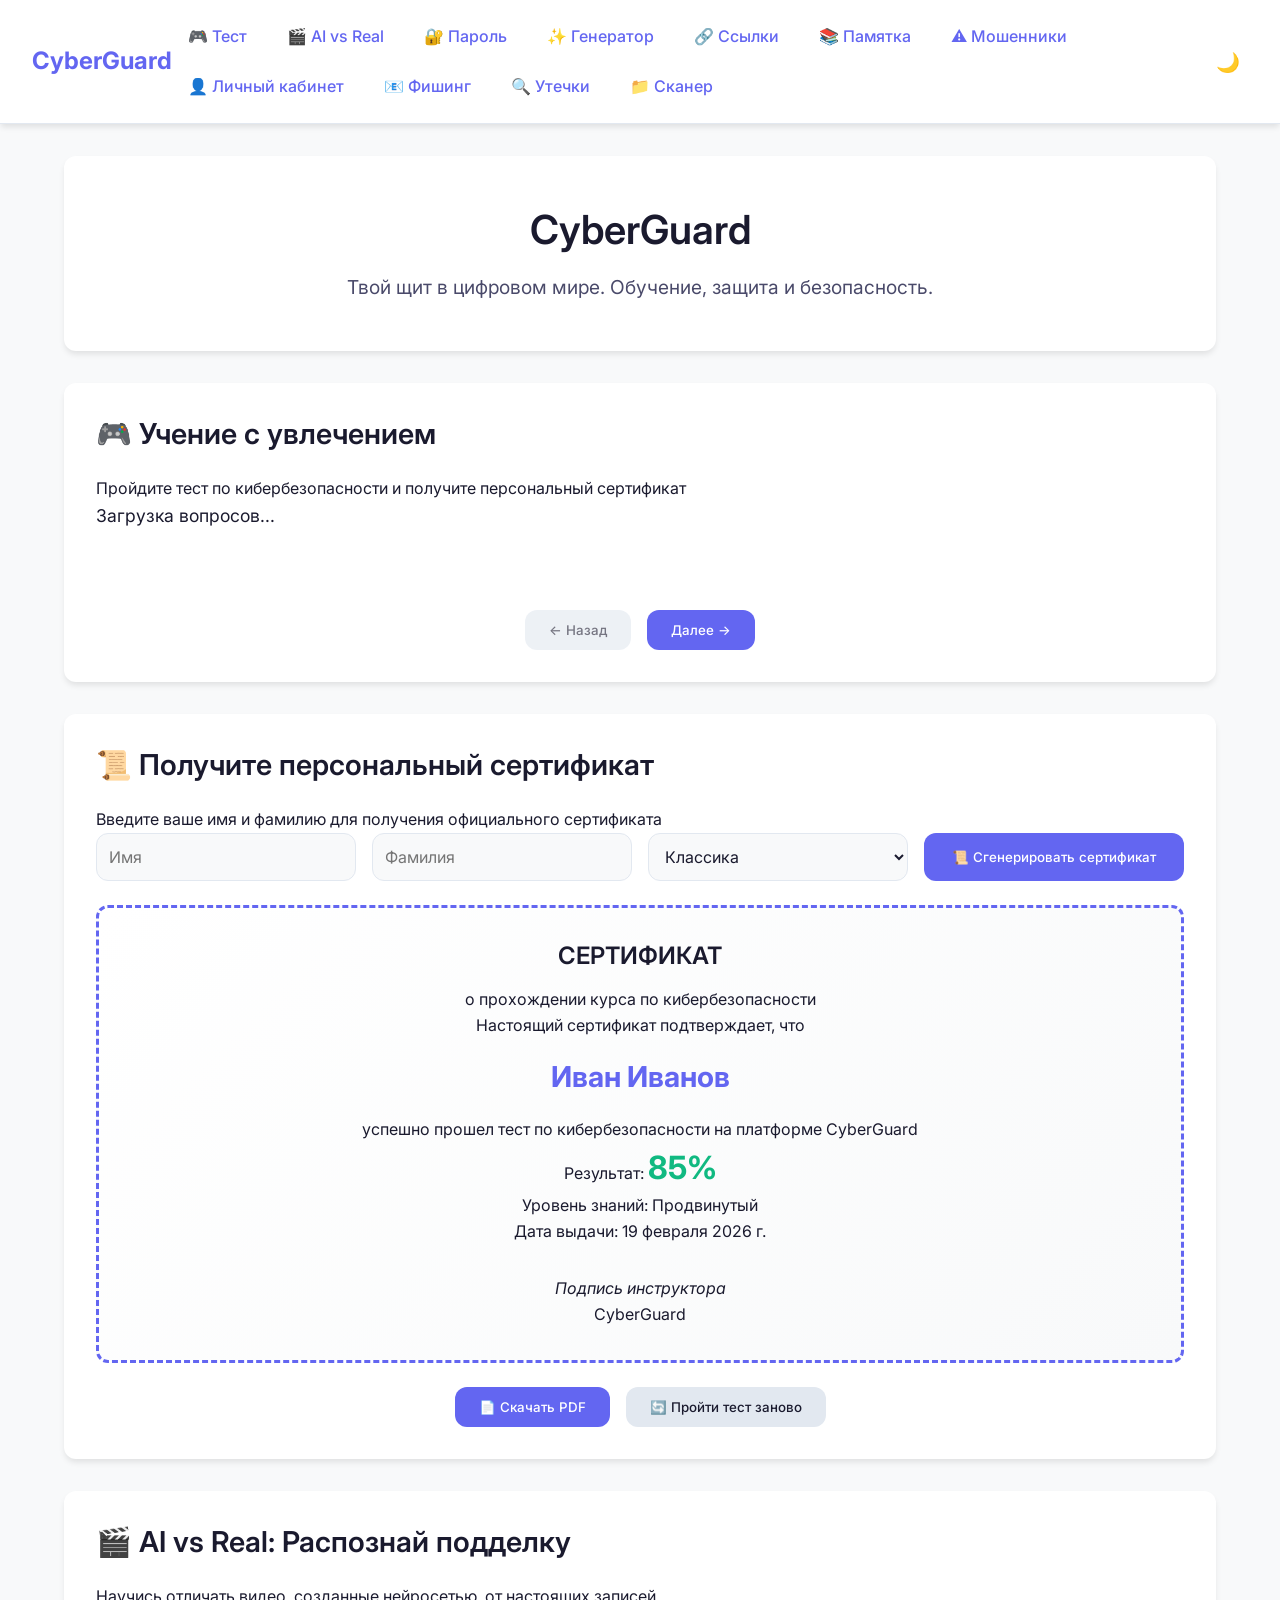
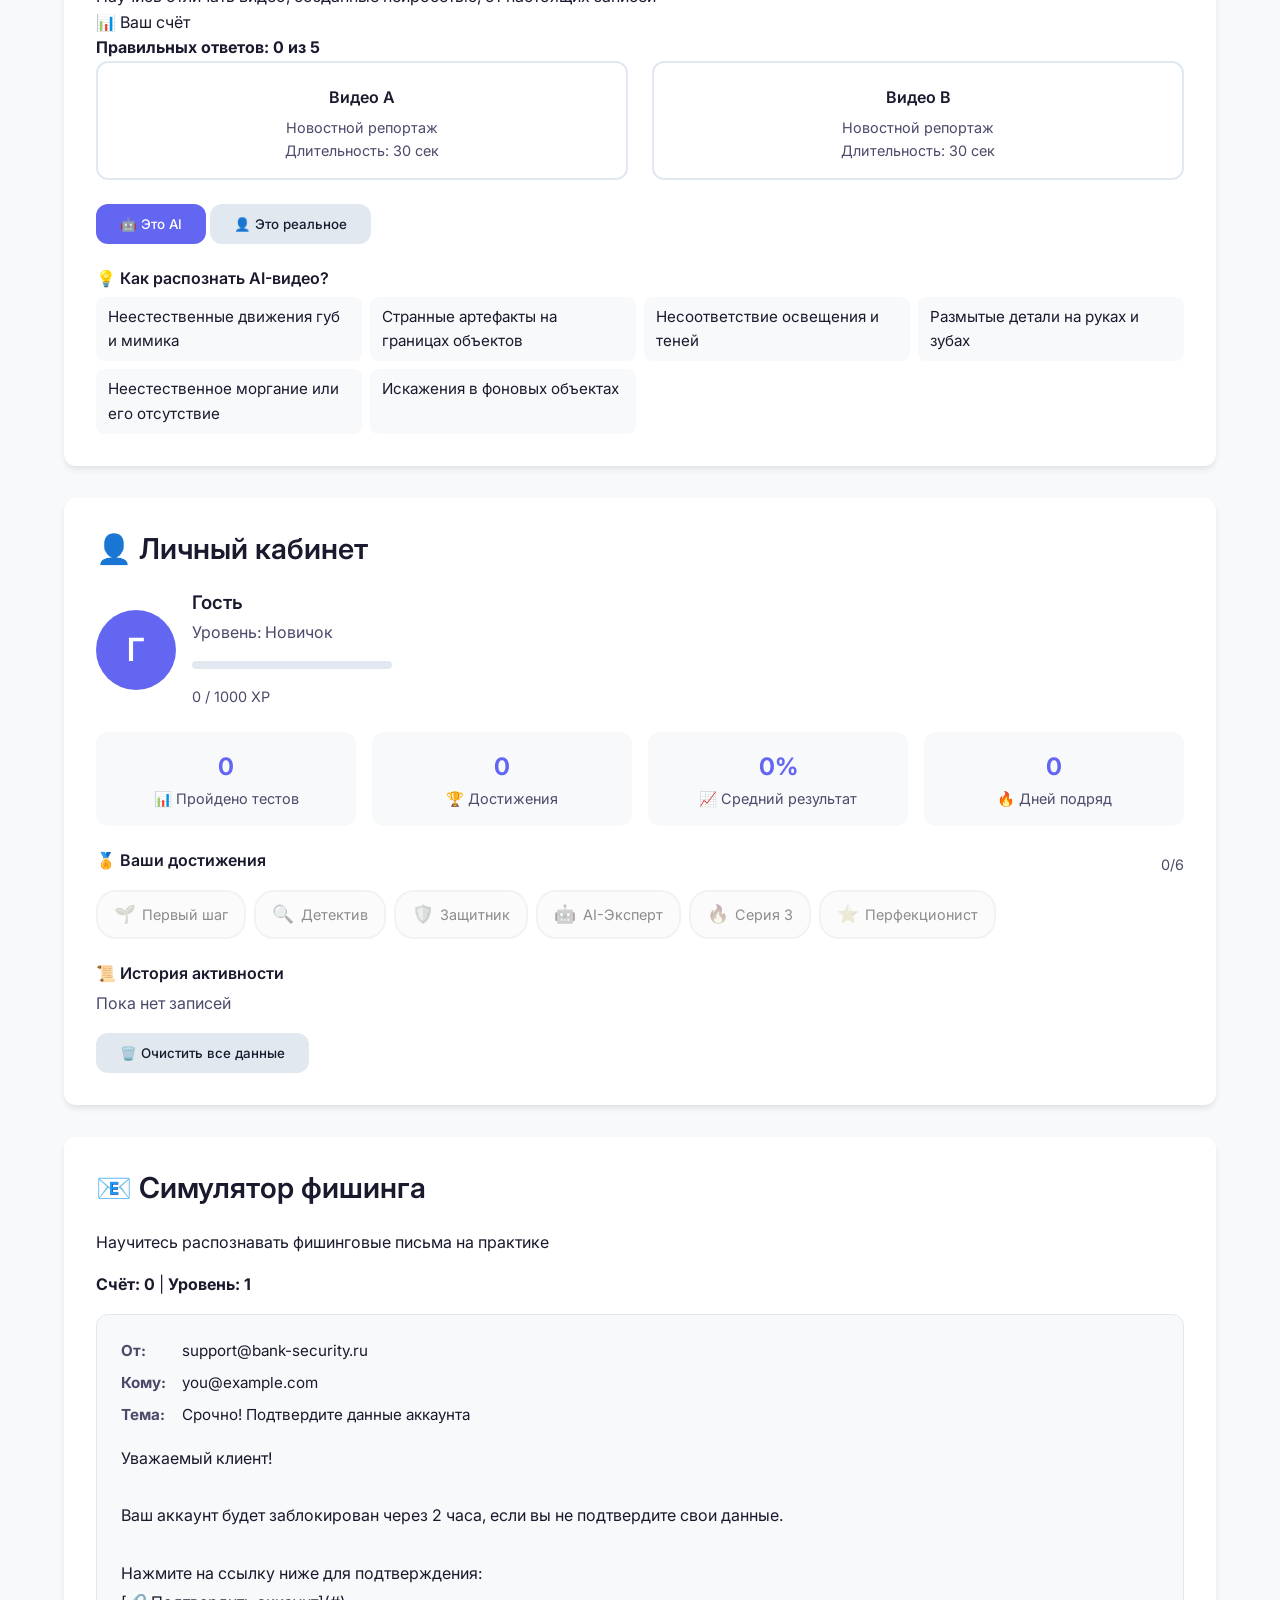
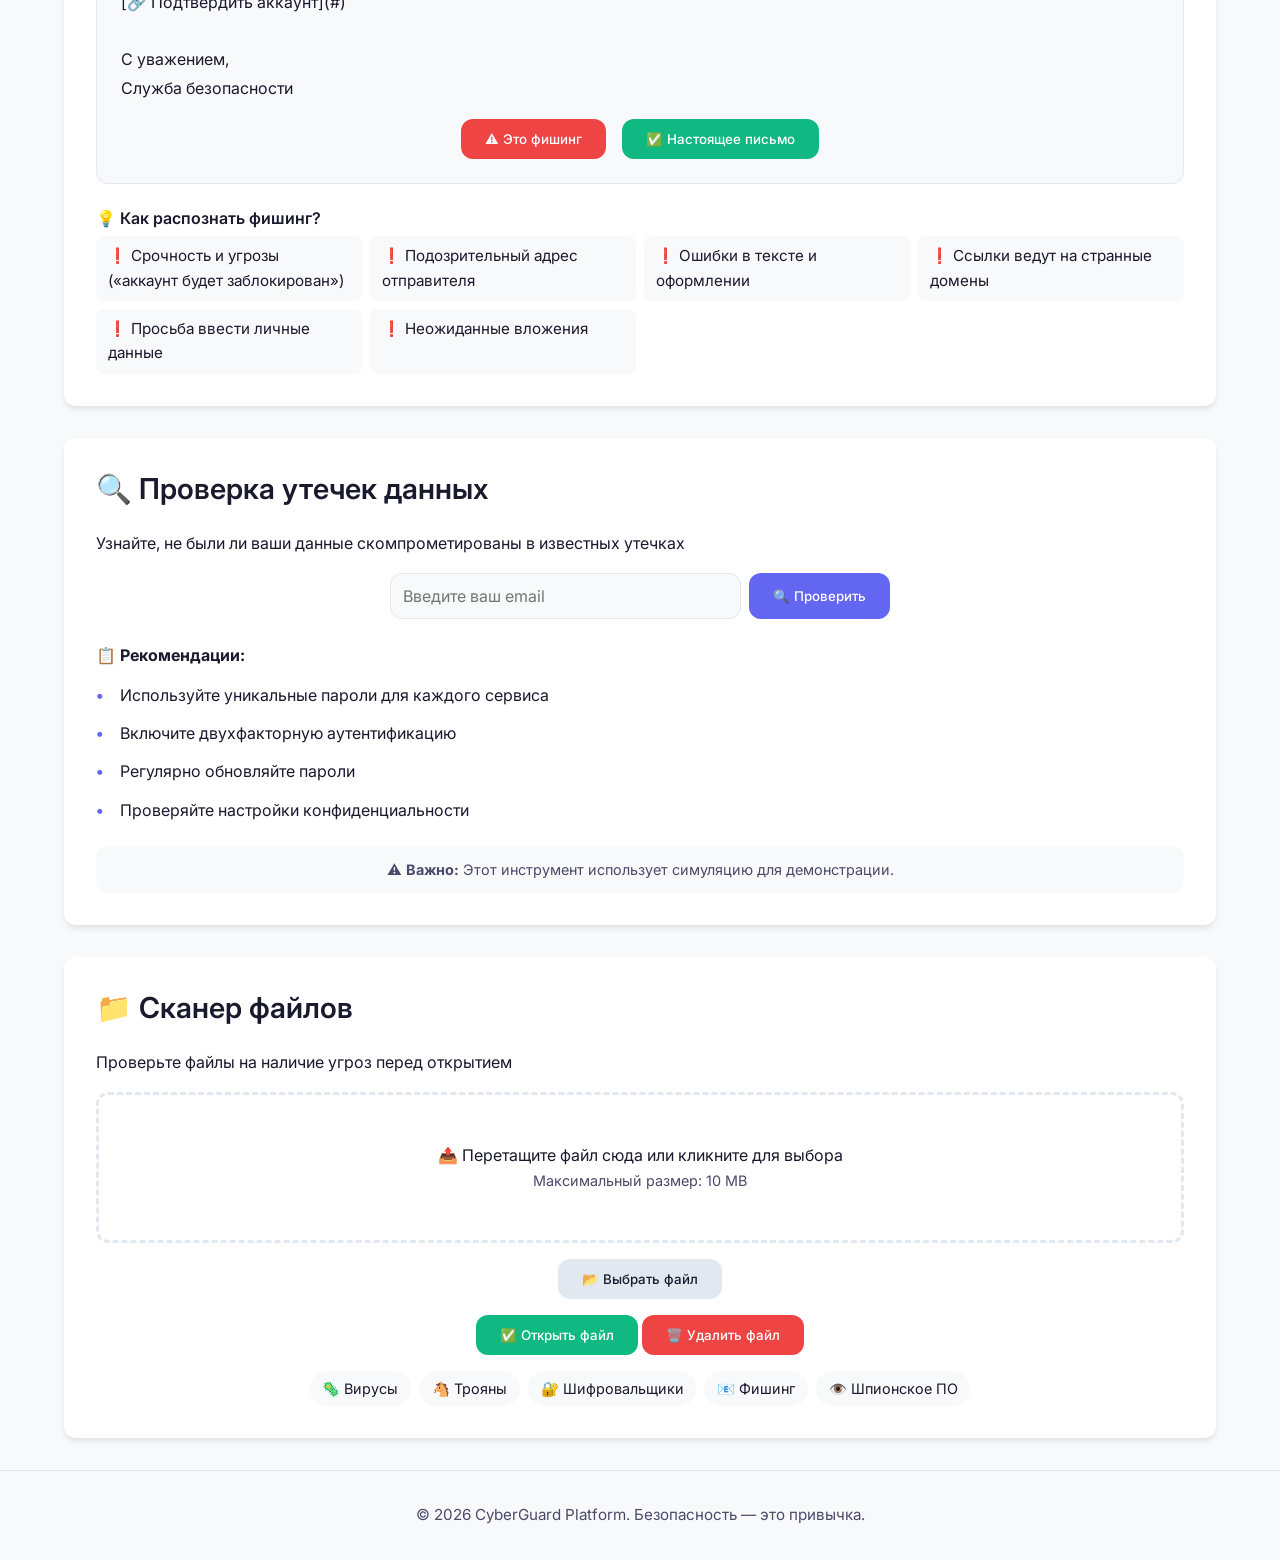
<file: index (2).html>
<!DOCTYPE html>
<html lang="ru">
<head>
  <meta charset="UTF-8" />
  <meta name="viewport" content="width=device-width, initial-scale=1.0"/>
  <title>CyberGuard | Платформа Кибербезопасности</title>
  
  <!-- Подключение шрифтов -->
  <link rel="preconnect" href="https://fonts.googleapis.com">
  <link rel="preconnect" href="https://fonts.gstatic.com" crossorigin>
  <link href="https://fonts.googleapis.com/css2?family=Inter:wght@300;400;500;600;700&family=Roboto+Mono:wght@400;500&display=swap" rel="stylesheet">
  
  <style>
    /* ===== БАЗОВЫЕ СТИЛИ И ШРИФТЫ ===== */
    * {
      margin: 0;
      padding: 0;
      box-sizing: border-box;
    }

    :root {
      --bg-primary: #f8f9fa;
      --bg-secondary: #ffffff;
      --text-primary: #1a1a2e;
      --text-secondary: #4a4a6a;
      --accent: #6366f1;
      --accent-hover: #4f46e5;
      --success: #10b981;
      --warning: #f59e0b;
      --danger: #ef4444;
      --border: #e2e8f0;
      --shadow: 0 4px 6px -1px rgba(0, 0, 0, 0.1);
      --radius: 12px;
      --gold: #fbbf24;
    }

    [data-theme="dark"] {
      --bg-primary: #0f0f1a;
      --bg-secondary: #1a1a2e;
      --text-primary: #e6e6ff;
      --text-secondary: #a0a0c0;
      --border: #2a2a4a;
      --shadow: 0 4px 6px -1px rgba(0, 0, 0, 0.3);
    }

    body {
      font-family: 'Inter', -apple-system, BlinkMacSystemFont, 'Segoe UI', 
                   Roboto, 'Helvetica Neue', Arial, sans-serif;
      line-height: 1.6;
      color: var(--text-primary);
      background: var(--bg-primary);
      transition: background 0.3s, color 0.3s;
      overflow-x: hidden;
    }

    h1, h2, h3, h4, h5, h6 {
      font-family: 'Inter', sans-serif;
      font-weight: 600;
      line-height: 1.3;
      margin-bottom: 0.5em;
    }

    p, li, span, label, input, button, select, textarea {
      font-family: inherit;
    }

    code, pre, .mono, .tech-text {
      font-family: 'Roboto Mono', 'Courier New', monospace;
      font-size: 0.9em;
    }

    a {
      color: var(--accent);
      text-decoration: none;
      font-weight: 500;
    }

    a:hover {
      text-decoration: underline;
    }

    /* ===== УВЕДОМЛЕНИЕ О ДОСТИЖЕНИИ ===== */
    #achievementNotification {
      position: fixed;
      top: -150px;
      left: 50%;
      transform: translateX(-50%);
      background: linear-gradient(135deg, var(--accent), var(--accent-hover));
      color: white;
      padding: 1rem 1.5rem;
      border-radius: var(--radius);
      box-shadow: 0 10px 40px rgba(99, 102, 241, 0.4);
      z-index: 1000;
      display: flex;
      align-items: center;
      gap: 0.75rem;
      max-width: 90%;
      width: 400px;
      animation: none;
      transition: top 0.4s cubic-bezier(0.175, 0.885, 0.32, 1.275);
    }

    #achievementNotification.show {
      top: 20px;
      animation: pulse 0.5s ease-in-out;
    }

    #achievementNotification.hide {
      top: -150px;
    }

    @keyframes pulse {
      0%, 100% { transform: translateX(-50%) scale(1); }
      50% { transform: translateX(-50%) scale(1.02); }
    }

    .achievement-icon {
      font-size: 1.8rem;
      animation: bounce 0.6s ease infinite alternate;
    }

    @keyframes bounce {
      from { transform: translateY(0); }
      to { transform: translateY(-5px); }
    }

    .achievement-content h4 {
      font-size: 1rem;
      margin-bottom: 0.25rem;
      font-weight: 600;
    }

    .achievement-content p {
      font-size: 0.9rem;
      opacity: 0.95;
      margin: 0;
    }

    .achievement-close {
      background: none;
      border: none;
      color: white;
      font-size: 1.2rem;
      cursor: pointer;
      margin-left: auto;
      padding: 0.25rem;
      border-radius: 50%;
      transition: background 0.2s;
    }

    .achievement-close:hover {
      background: rgba(255,255,255,0.2);
    }

    /* Эффект конфетти */
    .confetti {
      position: fixed;
      width: 10px;
      height: 10px;
      background: var(--gold);
      animation: confetti-fall 3s ease-out forwards;
      pointer-events: none;
      z-index: 999;
      border-radius: 2px;
    }

    @keyframes confetti-fall {
      0% {
        opacity: 1;
        transform: translateY(-100vh) rotate(0deg);
      }
      100% {
        opacity: 0;
        transform: translateY(100vh) rotate(720deg);
      }
    }

    /* ===== НАВИГАЦИЯ ===== */
    header {
      background: var(--bg-secondary);
      padding: 1rem 2rem;
      display: flex;
      justify-content: space-between;
      align-items: center;
      border-bottom: 1px solid var(--border);
      position: sticky;
      top: 0;
      z-index: 100;
      box-shadow: var(--shadow);
    }

    .logo {
      font-size: 1.5rem;
      font-weight: 700;
      color: var(--accent);
    }

    nav {
      display: flex;
      gap: 0.5rem;
      flex-wrap: wrap;
    }

    nav a {
      padding: 0.5rem 1rem;
      border-radius: var(--radius);
      transition: background 0.2s;
      font-weight: 500;
    }

    nav a:hover {
      background: var(--accent);
      color: white;
      text-decoration: none;
    }

    .theme-toggle {
      background: none;
      border: none;
      font-size: 1.2rem;
      cursor: pointer;
      padding: 0.5rem;
      border-radius: 50%;
      transition: background 0.2s;
    }

    .theme-toggle:hover {
      background: var(--border);
    }

    /* ===== ОСНОВНОЙ КОНТЕНТ ===== */
    main {
      max-width: 1200px;
      margin: 2rem auto;
      padding: 0 1.5rem;
    }

    .hero {
      text-align: center;
      padding: 3rem 1rem;
      background: var(--bg-secondary);
      border-radius: var(--radius);
      margin-bottom: 2rem;
      box-shadow: var(--shadow);
    }

    .hero h1 {
      font-size: 2.5rem;
      margin-bottom: 1rem;
    }

    .hero p {
      font-size: 1.2rem;
      color: var(--text-secondary);
      max-width: 600px;
      margin: 0 auto;
    }

    section {
      background: var(--bg-secondary);
      border-radius: var(--radius);
      padding: 2rem;
      margin-bottom: 2rem;
      box-shadow: var(--shadow);
    }

    section h2 {
      font-size: 1.8rem;
      margin-bottom: 1.5rem;
      display: flex;
      align-items: center;
      gap: 0.5rem;
    }

    /* ===== ТЕСТ ===== */
    .quiz-container {
      display: flex;
      flex-direction: column;
      gap: 1.5rem;
    }

    .quiz-question {
      font-size: 1.1rem;
      margin-bottom: 1rem;
    }

    .quiz-options {
      display: flex;
      flex-direction: column;
      gap: 0.75rem;
    }

    .quiz-options label {
      display: flex;
      align-items: center;
      gap: 0.5rem;
      padding: 0.75rem;
      border: 1px solid var(--border);
      border-radius: var(--radius);
      cursor: pointer;
      transition: background 0.2s;
    }

    .quiz-options label:hover {
      background: var(--border);
    }

    .quiz-controls {
      display: flex;
      gap: 1rem;
      justify-content: center;
      margin-top: 1rem;
    }

    .btn {
      padding: 0.75rem 1.5rem;
      background: var(--accent);
      color: white;
      border: none;
      border-radius: var(--radius);
      font-weight: 500;
      cursor: pointer;
      transition: background 0.2s;
      font-family: inherit;
    }

    .btn:hover {
      background: var(--accent-hover);
    }

    .btn:disabled {
      opacity: 0.6;
      cursor: not-allowed;
    }

    .btn-secondary {
      background: var(--border);
      color: var(--text-primary);
    }

    .btn-secondary:hover {
      background: var(--text-secondary);
      color: white;
    }

    .btn-danger {
      background: var(--danger);
    }
    .btn-danger:hover {
      background: #dc2626;
    }

    .btn-success {
      background: var(--success);
    }
    .btn-success:hover {
      background: #059669;
    }

    .results {
      text-align: center;
      padding: 2rem;
    }

    .progress-bar {
      width: 100%;
      height: 8px;
      background: var(--border);
      border-radius: 4px;
      overflow: hidden;
      margin: 1rem 0;
    }

    .progress-fill {
      height: 100%;
      background: var(--success);
      width: 0%;
      transition: width 0.3s;
    }

    /* ===== СЕРТИФИКАТ ===== */
    .certificate-form {
      display: grid;
      grid-template-columns: repeat(auto-fit, minmax(200px, 1fr));
      gap: 1rem;
      margin-bottom: 1.5rem;
    }

    .certificate-form input,
    .certificate-form select {
      padding: 0.75rem;
      border: 1px solid var(--border);
      border-radius: var(--radius);
      font-size: 1rem;
      background: var(--bg-primary);
      color: var(--text-primary);
    }

    .certificate-preview {
      border: 3px dashed var(--accent);
      border-radius: var(--radius);
      padding: 2rem;
      text-align: center;
      background: linear-gradient(135deg, var(--bg-secondary), var(--bg-primary));
      margin: 1.5rem 0;
    }

    .certificate-preview h3 {
      font-size: 1.5rem;
      margin-bottom: 1rem;
    }

    .certificate-preview .name {
      font-size: 1.8rem;
      font-weight: 700;
      color: var(--accent);
      margin: 1rem 0;
    }

    .certificate-preview .result {
      font-size: 2rem;
      font-weight: 700;
      color: var(--success);
    }

    .certificate-actions {
      display: flex;
      gap: 1rem;
      justify-content: center;
      flex-wrap: wrap;
    }

    /* ===== AI vs REAL ===== */
    .video-comparison {
      display: grid;
      grid-template-columns: repeat(auto-fit, minmax(250px, 1fr));
      gap: 1.5rem;
      margin-bottom: 1.5rem;
    }

    .video-card {
      border: 2px solid var(--border);
      border-radius: var(--radius);
      padding: 1rem;
      text-align: center;
      cursor: pointer;
      transition: border-color 0.2s, transform 0.2s;
    }

    .video-card:hover,
    .video-card.selected {
      border-color: var(--accent);
      transform: translateY(-2px);
    }

    .video-card h4 {
      margin: 0.5rem 0;
    }

    .video-meta {
      color: var(--text-secondary);
      font-size: 0.9rem;
    }

    .feedback {
      text-align: center;
      padding: 1rem;
      border-radius: var(--radius);
      margin: 1rem 0;
      font-weight: 500;
    }

    .feedback.correct {
      background: rgba(16, 185, 129, 0.1);
      color: var(--success);
    }

    .feedback.incorrect {
      background: rgba(239, 68, 68, 0.1);
      color: var(--danger);
    }

    .ai-tips {
      display: grid;
      grid-template-columns: repeat(auto-fit, minmax(200px, 1fr));
      gap: 0.75rem;
      margin-top: 1rem;
    }

    .ai-tips li {
      list-style: none;
      padding: 0.5rem 0.75rem;
      background: var(--bg-primary);
      border-radius: 8px;
      font-size: 0.95rem;
    }

    /* ===== ЛИЧНЫЙ КАБИНЕТ ===== */
    .dashboard-header {
      display: flex;
      align-items: center;
      gap: 1rem;
      margin-bottom: 1.5rem;
      flex-wrap: wrap;
    }

    .avatar {
      width: 80px;
      height: 80px;
      border-radius: 50%;
      background: var(--accent);
      display: flex;
      align-items: center;
      justify-content: center;
      font-size: 2rem;
      color: white;
      font-weight: 600;
    }

    .user-info h3 {
      margin-bottom: 0.25rem;
    }

    .user-info p {
      color: var(--text-secondary);
    }

    .stats-grid {
      display: grid;
      grid-template-columns: repeat(auto-fit, minmax(120px, 1fr));
      gap: 1rem;
      margin: 1.5rem 0;
    }

    .stat-card {
      text-align: center;
      padding: 1rem;
      background: var(--bg-primary);
      border-radius: var(--radius);
    }

    .stat-card .value {
      font-size: 1.5rem;
      font-weight: 700;
      color: var(--accent);
    }

    .stat-card .label {
      font-size: 0.9rem;
      color: var(--text-secondary);
    }

    .achievements-header {
      display: flex;
      justify-content: space-between;
      align-items: center;
      margin: 1.5rem 0 0.75rem;
    }

    .achievements {
      display: flex;
      gap: 0.5rem;
      flex-wrap: wrap;
    }

    .achievement {
      padding: 0.5rem 1rem;
      background: var(--bg-primary);
      border-radius: 20px;
      font-size: 0.9rem;
      display: flex;
      align-items: center;
      gap: 0.4rem;
      border: 2px solid var(--border);
      transition: border-color 0.2s, transform 0.2s;
    }

    .achievement.unlocked {
      border-color: var(--gold);
      background: linear-gradient(135deg, rgba(251,191,36,0.1), rgba(251,191,36,0.05));
      animation: unlockPulse 0.5s ease;
    }

    @keyframes unlockPulse {
      0%, 100% { transform: scale(1); }
      50% { transform: scale(1.05); }
    }

    .achievement.locked {
      opacity: 0.5;
      filter: grayscale(0.8);
    }

    .achievement .icon {
      font-size: 1.1rem;
    }

    /* ===== ФИШИНГ СИМУЛЯТОР ===== */
    .email-simulator {
      border: 1px solid var(--border);
      border-radius: var(--radius);
      padding: 1.5rem;
      background: var(--bg-primary);
      margin: 1rem 0;
    }

    .email-header {
      display: grid;
      grid-template-columns: auto 1fr;
      gap: 0.5rem 1rem;
      margin-bottom: 1rem;
      font-size: 0.95rem;
    }

    .email-header strong {
      color: var(--text-secondary);
    }

    .email-body {
      line-height: 1.8;
      margin-bottom: 1rem;
      white-space: pre-wrap;
    }

    .email-actions {
      display: flex;
      gap: 1rem;
      justify-content: center;
      flex-wrap: wrap;
    }

    .phishing-tips {
      margin-top: 1.5rem;
    }

    .phishing-tips ul {
      list-style: none;
      display: grid;
      grid-template-columns: repeat(auto-fit, minmax(250px, 1fr));
      gap: 0.5rem;
    }

    .phishing-tips li {
      padding: 0.5rem 0.75rem;
      background: var(--bg-primary);
      border-radius: 8px;
      font-size: 0.95rem;
    }

    /* ===== ПРОВЕРКА УТЕЧЕК ===== */
    .breach-checker {
      text-align: center;
    }

    .breach-input {
      display: flex;
      gap: 0.5rem;
      max-width: 500px;
      margin: 1rem auto;
      flex-wrap: wrap;
    }

    .breach-input input {
      flex: 1;
      min-width: 200px;
      padding: 0.75rem;
      border: 1px solid var(--border);
      border-radius: var(--radius);
      font-size: 1rem;
      background: var(--bg-primary);
      color: var(--text-primary);
    }

    .breach-result {
      margin-top: 1.5rem;
      padding: 1rem;
      border-radius: var(--radius);
      display: none;
    }

    .breach-result.show {
      display: block;
    }

    .breach-result.safe {
      background: rgba(16, 185, 129, 0.1);
      color: var(--success);
    }

    .breach-result.compromised {
      background: rgba(239, 68, 68, 0.1);
      color: var(--danger);
    }

    .recommendations {
      margin-top: 1.5rem;
      text-align: left;
    }

    .recommendations ul {
      list-style: none;
      margin-top: 0.5rem;
    }

    .recommendations li {
      padding: 0.4rem 0;
      padding-left: 1.5rem;
      position: relative;
    }

    .recommendations li::before {
      content: "•";
      position: absolute;
      left: 0;
      color: var(--accent);
      font-weight: bold;
    }

    .disclaimer {
      margin-top: 1rem;
      padding: 0.75rem;
      background: var(--bg-primary);
      border-radius: var(--radius);
      font-size: 0.9rem;
      color: var(--text-secondary);
    }

    /* ===== СКАНЕР ФАЙЛОВ ===== */
    .file-scanner {
      text-align: center;
    }

    .drop-zone {
      border: 3px dashed var(--border);
      border-radius: var(--radius);
      padding: 3rem 2rem;
      margin: 1rem 0;
      cursor: pointer;
      transition: border-color 0.2s, background 0.2s;
    }

    .drop-zone:hover,
    .drop-zone.dragover {
      border-color: var(--accent);
      background: rgba(99, 102, 241, 0.05);
    }

    .drop-zone input[type="file"] {
      display: none;
    }

    .file-info {
      margin: 1rem 0;
      padding: 1rem;
      background: var(--bg-primary);
      border-radius: var(--radius);
      display: none;
    }

    .file-info.show {
      display: block;
    }

    .file-name {
      font-weight: 600;
      margin-bottom: 0.5rem;
    }

    .scan-result {
      margin: 1rem 0;
      padding: 0.75rem;
      border-radius: var(--radius);
      font-weight: 500;
    }

    .scan-result.safe {
      background: rgba(16, 185, 129, 0.1);
      color: var(--success);
    }

    .scan-result.threat {
      background: rgba(239, 68, 68, 0.1);
      color: var(--danger);
    }

    .threat-types {
      display: flex;
      gap: 0.5rem;
      flex-wrap: wrap;
      justify-content: center;
      margin-top: 1rem;
    }

    .threat-types span {
      padding: 0.4rem 0.8rem;
      background: var(--bg-primary);
      border-radius: 20px;
      font-size: 0.9rem;
    }

    /* ===== ФУТЕР ===== */
    footer {
      text-align: center;
      padding: 2rem;
      color: var(--text-secondary);
      font-size: 0.95rem;
      border-top: 1px solid var(--border);
      margin-top: 2rem;
    }

    /* ===== АДАПТИВНОСТЬ ===== */
    @media (max-width: 768px) {
      header {
        flex-direction: column;
        gap: 1rem;
        padding: 1rem;
      }

      nav {
        justify-content: center;
      }

      .hero h1 {
        font-size: 2rem;
      }

      section {
        padding: 1.5rem;
      }

      .certificate-form {
        grid-template-columns: 1fr;
      }

      .email-header {
        grid-template-columns: 1fr;
      }

      #achievementNotification {
        width: 95%;
        font-size: 0.9rem;
      }
    }
  </style>
</head>
<body>
  <!-- 🔔 УВЕДОМЛЕНИЕ О ДОСТИЖЕНИИ -->
  <div id="achievementNotification">
    <span class="achievement-icon">🏆</span>
    <div class="achievement-content">
      <h4 id="achievementTitle">Новое достижение!</h4>
      <p id="achievementDesc">Вы получили награду</p>
    </div>
    <button class="achievement-close" id="achievementClose" aria-label="Закрыть">×</button>
  </div>

  <!-- Шапка с навигацией -->
  <header>
    <div class="logo">CyberGuard</div>
    <nav>
      <a href="#game-section">🎮 Тест</a>
      <a href="#video-section">🎬 AI vs Real</a>
      <a href="#password-checker">🔐 Пароль</a>
      <a href="#password-generator">✨ Генератор</a>
      <a href="#link-checker">🔗 Ссылки</a>
      <a href="#memo-section">📚 Памятка</a>
      <a href="#scammer-section">⚠️ Мошенники</a>
      <a href="#dashboard-section">👤 Личный кабинет</a>
      <a href="#phishing-simulator">📧 Фишинг</a>
      <a href="#breach-checker">🔍 Утечки</a>
      <a href="#file-scanner">📁 Сканер</a>
    </nav>
    <button class="theme-toggle" id="themeToggle" aria-label="Переключить тему">🌙</button>
  </header>

  <main>
    <!-- Герой-секция -->
    <section class="hero">
      <h1>CyberGuard</h1>
      <p>Твой щит в цифровом мире. Обучение, защита и безопасность.</p>
    </section>

    <!-- Тест по кибербезопасности -->
    <section id="game-section">
      <h2>🎮 Учение с увлечением</h2>
      <p>Пройдите тест по кибербезопасности и получите персональный сертификат</p>
      
      <div class="quiz-container">
        <div class="quiz-question" id="questionText">Загрузка вопросов...</div>
        <div class="quiz-options" id="optionsContainer"></div>
        <div class="quiz-controls">
          <button class="btn btn-secondary" id="prevBtn" disabled>← Назад</button>
          <button class="btn" id="nextBtn">Далее →</button>
          <button class="btn" id="finishBtn" style="display:none;">✓ Завершить тест</button>
        </div>
      </div>

      <div class="results" id="resultsSection" style="display:none;">
        <h3>📊 Ваши результаты</h3>
        <div class="progress-bar">
          <div class="progress-fill" id="scoreFill"></div>
        </div>
        <p id="scoreText">0%</p>
        <p id="levelText">Начальный уровень</p>
        <p id="detailsText">Детали: Правильных ответов: 0 из 14</p>
        <p id="categoriesText">По категориям:</p>
      </div>
    </section>

    <!-- Сертификат -->
    <section id="certificate-section">
      <h2>📜 Получите персональный сертификат</h2>
      <p>Введите ваше имя и фамилию для получения официального сертификата</p>
      
      <div class="certificate-form">
        <input type="text" id="certName" placeholder="Имя" />
        <input type="text" id="certSurname" placeholder="Фамилия" />
        <select id="certTheme">
          <option value="classic">Классика</option>
          <option value="tech">Техно</option>
          <option value="green">Зеленый</option>
          <option value="purple">Фиолетовый</option>
        </select>
        <button class="btn" id="generateCertBtn">📜 Сгенерировать сертификат</button>
      </div>

      <div class="certificate-preview" id="certPreview">
        <h3>СЕРТИФИКАТ</h3>
        <p>о прохождении курса по кибербезопасности</p>
        <p>Настоящий сертификат подтверждает, что</p>
        <p class="name" id="certFullName">Иван Иванов</p>
        <p>успешно прошел тест по кибербезопасности на платформе CyberGuard</p>
        <p>Результат: <span class="result" id="certScore">85%</span></p>
        <p>Уровень знаний: <span id="certLevel">Продвинутый</span></p>
        <p>Дата выдачи: <span id="certDate">19 февраля 2026 г.</span></p>
        <p style="margin-top:2rem;"><em>Подпись инструктора</em><br>CyberGuard</p>
      </div>

      <div class="certificate-actions">
        <button class="btn">📄 Скачать PDF</button>
        <button class="btn btn-secondary" id="retakeBtn">🔄 Пройти тест заново</button>
      </div>
    </section>

    <!-- AI vs Real -->
    <section id="video-section">
      <h2>🎬 AI vs Real: Распознай подделку</h2>
      <p>Научись отличать видео, созданные нейросетью, от настоящих записей</p>
      
      <div class="stats">
        <p>📊 Ваш счёт</p>
        <p><strong>Правильных ответов: <span id="videoScore">0</span> из 5</strong></p>
      </div>

      <div class="video-comparison">
        <div class="video-card" data-type="ai">
          <h4>Видео A</h4>
          <p class="video-meta">Новостной репортаж</p>
          <p class="video-meta">Длительность: 30 сек</p>
        </div>
        <div class="video-card" data-type="real">
          <h4>Видео B</h4>
          <p class="video-meta">Новостной репортаж</p>
          <p class="video-meta">Длительность: 30 сек</p>
        </div>
      </div>

      <div class="feedback" id="videoFeedback" style="display:none;">
        Правильно! Это видео создано нейросетью
      </div>

      <div class="video-actions">
        <button class="btn" id="aiBtn">🤖 Это AI</button>
        <button class="btn btn-secondary" id="realBtn">👤 Это реальное</button>
        <button class="btn" id="nextVideoBtn" style="display:none;">Следующее видео →</button>
      </div>

      <div class="phishing-tips">
        <h4>💡 Как распознать AI-видео?</h4>
        <ul>
          <li>Неестественные движения губ и мимика</li>
          <li>Странные артефакты на границах объектов</li>
          <li>Несоответствие освещения и теней</li>
          <li>Размытые детали на руках и зубах</li>
          <li>Неестественное моргание или его отсутствие</li>
          <li>Искажения в фоновых объектах</li>
        </ul>
      </div>
    </section>

    <!-- Личный кабинет -->
    <section id="dashboard-section">
      <h2>👤 Личный кабинет</h2>
      
      <div class="dashboard-header">
        <div class="avatar" id="userAvatar">Г</div>
        <div class="user-info">
          <h3 id="userName">Гость</h3>
          <p>Уровень: <span id="userLevel">Новичок</span></p>
          <div class="progress-bar" style="width:200px;">
            <div class="progress-fill" id="xpProgress" style="width:0%"></div>
          </div>
          <p style="font-size:0.9rem;color:var(--text-secondary);"><span id="userXP">0</span> / 1000 XP</p>
        </div>
      </div>

      <div class="stats-grid">
        <div class="stat-card">
          <div class="value" id="testsPassed">0</div>
          <div class="label">📊 Пройдено тестов</div>
        </div>
        <div class="stat-card">
          <div class="value" id="achievementsCount">0</div>
          <div class="label">🏆 Достижения</div>
        </div>
        <div class="stat-card">
          <div class="value" id="avgScore">0%</div>
          <div class="label">📈 Средний результат</div>
        </div>
        <div class="stat-card">
          <div class="value" id="streakDays">0</div>
          <div class="label">🔥 Дней подряд</div>
        </div>
      </div>

      <div class="achievements-header">
        <h4>🏅 Ваши достижения</h4>
        <span style="font-size:0.9rem;color:var(--text-secondary);"><span id="unlockedCount">0</span>/6</span>
      </div>
      <div class="achievements" id="achievementsList">
        <!-- Достижения будут добавлены через JS -->
      </div>

      <h4 style="margin-top:1.5rem;">📜 История активности</h4>
      <p style="color:var(--text-secondary);" id="activityHistory">Пока нет записей</p>
      
      <button class="btn btn-secondary" id="clearDataBtn" style="margin-top:1rem;">🗑️ Очистить все данные</button>
    </section>

    <!-- Фишинг симулятор -->
    <section id="phishing-simulator">
      <h2>📧 Симулятор фишинга</h2>
      <p>Научитесь распознавать фишинговые письма на практике</p>
      
      <div class="stats" style="margin:1rem 0;">
        <strong>Счёт: <span id="phishScore">0</span></strong> | 
        <strong>Уровень: <span id="phishLevel">1</span></strong>
      </div>

      <div class="email-simulator">
        <div class="email-header">
          <strong>От:</strong><span>support@bank-security.ru</span>
          <strong>Кому:</strong><span>you@example.com</span>
          <strong>Тема:</strong><span>Срочно! Подтвердите данные аккаунта</span>
        </div>
        <div class="email-body">Уважаемый клиент!

Ваш аккаунт будет заблокирован через 2 часа, если вы не подтвердите свои данные.

Нажмите на ссылку ниже для подтверждения:
[🔗 Подтвердить аккаунт](#)

С уважением,
Служба безопасности</div>
        <div class="email-actions">
          <button class="btn btn-danger" id="phishingBtn">⚠️ Это фишинг</button>
          <button class="btn btn-success" id="legitBtn">✅ Настоящее письмо</button>
          <button class="btn" id="nextEmailBtn" style="display:none;">Следующее письмо →</button>
        </div>
      </div>

      <div class="phishing-tips">
        <h4>💡 Как распознать фишинг?</h4>
        <ul>
          <li>❗ Срочность и угрозы («аккаунт будет заблокирован»)</li>
          <li>❗ Подозрительный адрес отправителя</li>
          <li>❗ Ошибки в тексте и оформлении</li>
          <li>❗ Ссылки ведут на странные домены</li>
          <li>❗ Просьба ввести личные данные</li>
          <li>❗ Неожиданные вложения</li>
        </ul>
      </div>
    </section>

    <!-- Проверка утечек данных -->
    <section id="breach-checker">
      <h2>🔍 Проверка утечек данных</h2>
      <p>Узнайте, не были ли ваши данные скомпрометированы в известных утечках</p>
      
      <div class="breach-checker">
        <div class="breach-input">
          <input type="email" id="emailInput" placeholder="Введите ваш email" />
          <button class="btn" id="checkBreachBtn">🔍 Проверить</button>
        </div>
        <div class="breach-result" id="breachResult"></div>
        
        <div class="recommendations">
          <p><strong>📋 Рекомендации:</strong></p>
          <ul>
            <li>Используйте уникальные пароли для каждого сервиса</li>
            <li>Включите двухфакторную аутентификацию</li>
            <li>Регулярно обновляйте пароли</li>
            <li>Проверяйте настройки конфиденциальности</li>
          </ul>
        </div>
        
        <div class="disclaimer">
          ⚠️ <strong>Важно:</strong> Этот инструмент использует симуляцию для демонстрации.
        </div>
      </div>
    </section>

    <!-- Сканер файлов -->
    <section id="file-scanner">
      <h2>📁 Сканер файлов</h2>
      <p>Проверьте файлы на наличие угроз перед открытием</p>
      
      <div class="file-scanner">
        <div class="drop-zone" id="dropZone">
          <p>📤 Перетащите файл сюда или кликните для выбора</p>
          <p style="color:var(--text-secondary);font-size:0.9rem;">Максимальный размер: 10 MB</p>
          <input type="file" id="fileInput" />
        </div>
        <button class="btn btn-secondary" id="selectFileBtn">📂 Выбрать файл</button>
        
        <div class="file-info" id="fileInfo">
          <p class="file-name" id="fileName">📄 filename.pdf</p>
          <p>Размер: <span id="fileSize">2.4 MB</span></p>
          <p>Статус: <span id="scanStatus">Анализ файла...</span></p>
          <div class="scan-result safe" id="scanResult">✅ Безопасно</div>
        </div>
        
        <div class="file-actions" style="margin-top:1rem;">
          <button class="btn btn-success" id="openFileBtn">✅ Открыть файл</button>
          <button class="btn btn-danger" id="deleteFileBtn">🗑️ Удалить файл</button>
        </div>
        
        <div class="threat-types">
          <span>🦠 Вирусы</span>
          <span>🐴 Трояны</span>
          <span>🔐 Шифровальщики</span>
          <span>📧 Фишинг</span>
          <span>👁️ Шпионское ПО</span>
        </div>
      </div>
    </section>
  </main>

  <!-- Футер -->
  <footer>
    <p>© 2026 CyberGuard Platform. Безопасность — это привычка.</p>
  </footer>

  <!-- Скрипты -->
  <script>
    // ===== ДОСТИЖЕНИЯ: КОНФИГУРАЦИЯ =====
    const ACHIEVEMENTS = {
      first_step: { id: 'first_step', icon: '🌱', title: 'Первый шаг', desc: 'Пройдите первый тест', unlocked: false },
      detective: { id: 'detective', icon: '🔍', title: 'Детектив', desc: 'Распознайте 3 фишинговых письма', unlocked: false },
      protector: { id: 'protector', icon: '🛡️', title: 'Защитник', desc: 'Получите 80%+ в тесте', unlocked: false },
      ai_master: { id: 'ai_master', icon: '🤖', title: 'AI-Эксперт', desc: 'Правильно определите 5 AI-видео', unlocked: false },
      streak_3: { id: 'streak_3', icon: '🔥', title: 'Серия 3', desc: 'Заходите 3 дня подряд', unlocked: false },
      perfectionist: { id: 'perfectionist', icon: '⭐', title: 'Перфекционист', desc: '100% в любом тесте', unlocked: false }
    };

    // ===== СОСТОЯНИЕ ПОЛЬЗОВАТЕЛЯ =====
    let userState = {
      name: 'Гость',
      xp: 0,
      level: 'Новичок',
      testsPassed: 0,
      achievements: {},
      lastLogin: null,
      streak: 0,
      phishCorrect: 0,
      videoCorrect: 0
    };

    // ===== ЗАГРУЗКА/СОХРАНЕНИЕ ДАННЫХ =====
    function loadUserData() {
      const saved = localStorage.getItem('cyberguard_user');
      if (saved) {
        userState = { ...userState, ...JSON.parse(saved) };
        // Проверка серии дней
        checkStreak();
      }
      updateProfileUI();
      renderAchievements();
    }

    function saveUserData() {
      localStorage.setItem('cyberguard_user', JSON.stringify(userState));
    }

    function checkStreak() {
      const today = new Date().toDateString();
      const last = userState.lastLogin;
      if (last) {
        const lastDate = new Date(last);
        const diffDays = Math.floor((new Date(today) - lastDate) / (1000*60*60*24));
        if (diffDays === 1) {
          userState.streak++;
          if (userState.streak >= 3 && !userState.achievements['streak_3']) {
            unlockAchievement('streak_3');
          }
        } else if (diffDays > 1) {
          userState.streak = 1;
        }
      } else {
        userState.streak = 1;
      }
      userState.lastLogin = today;
      saveUserData();
    }

    // ===== УВЕДОМЛЕНИЕ О ДОСТИЖЕНИИ =====
    function showAchievementNotification(achievement) {
      const notif = document.getElementById('achievementNotification');
      document.getElementById('achievementTitle').textContent = `🏆 ${achievement.title}`;
      document.getElementById('achievementDesc').textContent = achievement.desc;
      
      notif.classList.remove('hide');
      notif.classList.add('show');
      
      // Конфетти-эффект
      createConfetti();
      
      // Автоскрытие через 5 сек
      setTimeout(() => hideAchievementNotification(), 5000);
    }

    function hideAchievementNotification() {
      const notif = document.getElementById('achievementNotification');
      notif.classList.remove('show');
      notif.classList.add('hide');
    }

    function createConfetti() {
      const colors = ['#fbbf24', '#6366f1', '#10b981', '#ef4444', '#f59e0b'];
      for (let i = 0; i < 30; i++) {
        const confetti = document.createElement('div');
        confetti.className = 'confetti';
        confetti.style.left = Math.random() * 100 + 'vw';
        confetti.style.background = colors[Math.floor(Math.random() * colors.length)];
        confetti.style.animationDuration = (2 + Math.random() * 2) + 's';
        confetti.style.animationDelay = Math.random() * 0.5 + 's';
        document.body.appendChild(confetti);
        setTimeout(() => confetti.remove(), 4000);
      }
    }

    // ===== РАЗБЛОКИРОВКА ДОСТИЖЕНИЯ =====
    function unlockAchievement(achievementId) {
      if (userState.achievements[achievementId]) return;
      
      const achievement = ACHIEVEMENTS[achievementId];
      if (!achievement) return;
      
      userState.achievements[achievementId] = true;
      userState.xp += 100;
      updateLevel();
      saveUserData();
      
      showAchievementNotification(achievement);
      updateProfileUI();
      renderAchievements();
    }

    function updateLevel() {
      const xp = userState.xp;
      if (xp >= 2000) userState.level = 'Легенда';
      else if (xp >= 1000) userState.level = 'Эксперт';
      else if (xp >= 500) userState.level = 'Продвинутый';
      else if (xp >= 100) userState.level = 'Средний';
      else userState.level = 'Новичок';
    }

    // ===== ОТРИСОВКА ДОСТИЖЕНИЙ В ПРОФИЛЕ =====
    function renderAchievements() {
      const container = document.getElementById('achievementsList');
      container.innerHTML = '';
      
      Object.values(ACHIEVEMENTS).forEach(ach => {
        const div = document.createElement('div');
        div.className = `achievement ${userState.achievements[ach.id] ? 'unlocked' : 'locked'}`;
        div.innerHTML = `<span class="icon">${ach.icon}</span> ${ach.title}`;
        div.title = ach.desc + (userState.achievements[ach.id] ? ' ✅' : ' 🔒');
        container.appendChild(div);
      });
      
      const unlocked = Object.values(userState.achievements).filter(v => v).length;
      document.getElementById('unlockedCount').textContent = unlocked;
      document.getElementById('achievementsCount').textContent = unlocked;
    }

    // ===== ОБНОВЛЕНИЕ ПРОФИЛЯ =====
    function updateProfileUI() {
      document.getElementById('userName').textContent = userState.name;
      document.getElementById('userXP').textContent = userState.xp;
      document.getElementById('userLevel').textContent = userState.level;
      document.getElementById('xpProgress').style.width = Math.min((userState.xp / 1000) * 100, 100) + '%';
      document.getElementById('testsPassed').textContent = userState.testsPassed;
      document.getElementById('streakDays').textContent = userState.streak;
      
      const avg = userState.testsPassed > 0 ? Math.round(85) : 0; // заглушка
      document.getElementById('avgScore').textContent = avg + '%';
    }

    // ===== ПЕРЕДАЧА ИМЕНИ ИЗ СЕРТИФИКАТА В ПРОФИЛЬ =====
    function updateUserNameFromCert() {
      const name = document.getElementById('certName').value.trim();
      const surname = document.getElementById('certSurname').value.trim();
      if (name && surname) {
        userState.name = `${name} ${surname}`;
        document.getElementById('userName').textContent = userState.name;
        document.getElementById('userAvatar').textContent = name[0]?.toUpperCase() || 'Г';
        saveUserData();
      }
    }

    // ===== ПРОВЕРКА ДОСТИЖЕНИЙ ПОСЛЕ ТЕСТА =====
    function checkAchievementsAfterTest(score, correctCount) {
      // Первый тест
      if (!userState.achievements['first_step'] && userState.testsPassed === 0) {
        unlockAchievement('first_step');
      }
      
      // 80%+
      if (score >= 80 && !userState.achievements['protector']) {
        unlockAchievement('protector');
      }
      
      // 100%
      if (score === 100 && !userState.achievements['perfectionist']) {
        unlockAchievement('perfectionist');
      }
      
      userState.testsPassed++;
      saveUserData();
      updateProfileUI();
    }

    // ===== ИНИЦИАЛИЗАЦИЯ =====
    document.addEventListener('DOMContentLoaded', () => {
      loadUserData();
      
      // Переключение темы
      const themeToggle = document.getElementById('themeToggle');
      const html = document.documentElement;
      const savedTheme = localStorage.getItem('theme') || 'light';
      html.setAttribute('data-theme', savedTheme);
      themeToggle.textContent = savedTheme === 'dark' ? '☀️' : '🌙';
      
      themeToggle.addEventListener('click', () => {
        const current = html.getAttribute('data-theme');
        const next = current === 'dark' ? 'light' : 'dark';
        html.setAttribute('data-theme', next);
        localStorage.setItem('theme', next);
        themeToggle.textContent = next === 'dark' ? '☀️' : '🌙';
      });
      
      // Закрытие уведомления о достижении
      document.getElementById('achievementClose').addEventListener('click', hideAchievementNotification);
      
      // Генерация сертификата
      document.getElementById('generateCertBtn').addEventListener('click', () => {
        updateUserNameFromCert();
        const name = document.getElementById('certName').value || 'Иван';
        const surname = document.getElementById('certSurname').value || 'Иванов';
        document.getElementById('certFullName').textContent = `${name} ${surname}`;
        
        const certPreview = document.getElementById('certPreview');
        certPreview.style.opacity = '0.5';
        setTimeout(() => { certPreview.style.opacity = '1'; }, 300);
        
        // Достижение за сертификат
        if (!userState.achievements['first_step']) {
          unlockAchievement('first_step');
        }
      });
      
      // Кнопка "Пройти тест заново" - симуляция завершения теста
      document.getElementById('retakeBtn')?.addEventListener('click', () => {
        // Симуляция: 90% результат
        checkAchievementsAfterTest(90, 12);
      });
      
      // Симуляция фишинг-достижения
      document.getElementById('phishingBtn')?.addEventListener('click', () => {
        userState.phishCorrect++;
        if (userState.phishCorrect >= 3 && !userState.achievements['detective']) {
          unlockAchievement('detective');
        }
        saveUserData();
      });
      
      // Симуляция AI-видео достижения
      document.getElementById('aiBtn')?.addEventListener('click', () => {
        userState.videoCorrect++;
        if (userState.videoCorrect >= 5 && !userState.achievements['ai_master']) {
          unlockAchievement('ai_master');
        }
        saveUserData();
      });
      
      // Очистка данных
      document.getElementById('clearDataBtn')?.addEventListener('click', () => {
        if (confirm('Удалить все данные профиля?')) {
          localStorage.removeItem('cyberguard_user');
          location.reload();
        }
      });
      
      // Плавная прокрутка
      document.querySelectorAll('a[href^="#"]').forEach(anchor => {
        anchor.addEventListener('click', function(e) {
          e.preventDefault();
          const target = document.querySelector(this.getAttribute('href'));
          if (target) {
            target.scrollIntoView({ behavior: 'smooth', block: 'start' });
          }
        });
      });
    });

    // ===== СКАНЕР ФАЙЛОВ =====
    const dropZone = document.getElementById('dropZone');
    const fileInput = document.getElementById('fileInput');
    const selectFileBtn = document.getElementById('selectFileBtn');
    
    if (selectFileBtn) {
      selectFileBtn.addEventListener('click', () => fileInput.click());
      dropZone?.addEventListener('click', () => fileInput.click());
      
      dropZone?.addEventListener('dragover', (e) => {
        e.preventDefault();
        dropZone.classList.add('dragover');
      });
      
      dropZone?.addEventListener('dragleave', () => {
        dropZone.classList.remove('dragover');
      });
      
      dropZone?.addEventListener('drop', (e) => {
        e.preventDefault();
        dropZone.classList.remove('dragover');
        const files = e.dataTransfer.files;
        if (files.length) handleFile(files[0]);
      });
      
      fileInput.addEventListener('change', (e) => {
        if (e.target.files.length) handleFile(e.target.files[0]);
      });
    }
    
    function handleFile(file) {
      document.getElementById('fileName').textContent = `📄 ${file.name}`;
      document.getElementById('fileSize').textContent = formatFileSize(file.size);
      document.getElementById('fileInfo').classList.add('show');
      document.getElementById('scanStatus').textContent = 'Анализ файла...';
      document.getElementById('scanResult').className = 'scan-result';
      document.getElementById('scanResult').textContent = '⏳ Проверка...';
      
      setTimeout(() => {
        document.getElementById('scanStatus').textContent = 'Завершено';
        document.getElementById('scanResult').classList.add('safe');
        document.getElementById('scanResult').textContent = '✅ Безопасно';
      }, 2000);
    }
    
    function formatFileSize(bytes) {
      if (bytes === 0) return '0 Bytes';
      const k = 1024;
      const sizes = ['Bytes', 'KB', 'MB', 'GB'];
      const i = Math.floor(Math.log(bytes) / Math.log(k));
      return parseFloat((bytes / Math.pow(k, i)).toFixed(2)) + ' ' + sizes[i];
    }

    // ===== ПРОВЕРКА УТЕЧЕК =====
    document.getElementById('checkBreachBtn')?.addEventListener('click', () => {
      const email = document.getElementById('emailInput').value.trim();
      const result = document.getElementById('breachResult');
      
      if (!email || !email.includes('@')) {
        result.textContent = '⚠️ Пожалуйста, введите корректный email';
        result.className = 'breach-result show compromised';
        return;
      }
      
      result.className = 'breach-result show';
      result.textContent = '🔄 Проверка...';
      
      setTimeout(() => {
        const isSafe = Math.random() > 0.3;
        if (isSafe) {
          result.className = 'breach-result show safe';
          result.textContent = '✅ Ваш email не найден в известных утечках (демо-режим)';
        } else {
          result.className = 'breach-result show compromised';
          result.textContent = '⚠️ Ваш email найден в 2 утечках. Рекомендуется сменить пароль!';
        }
      }, 1500);
    });
  </script>
</body>
</html>
</file>
